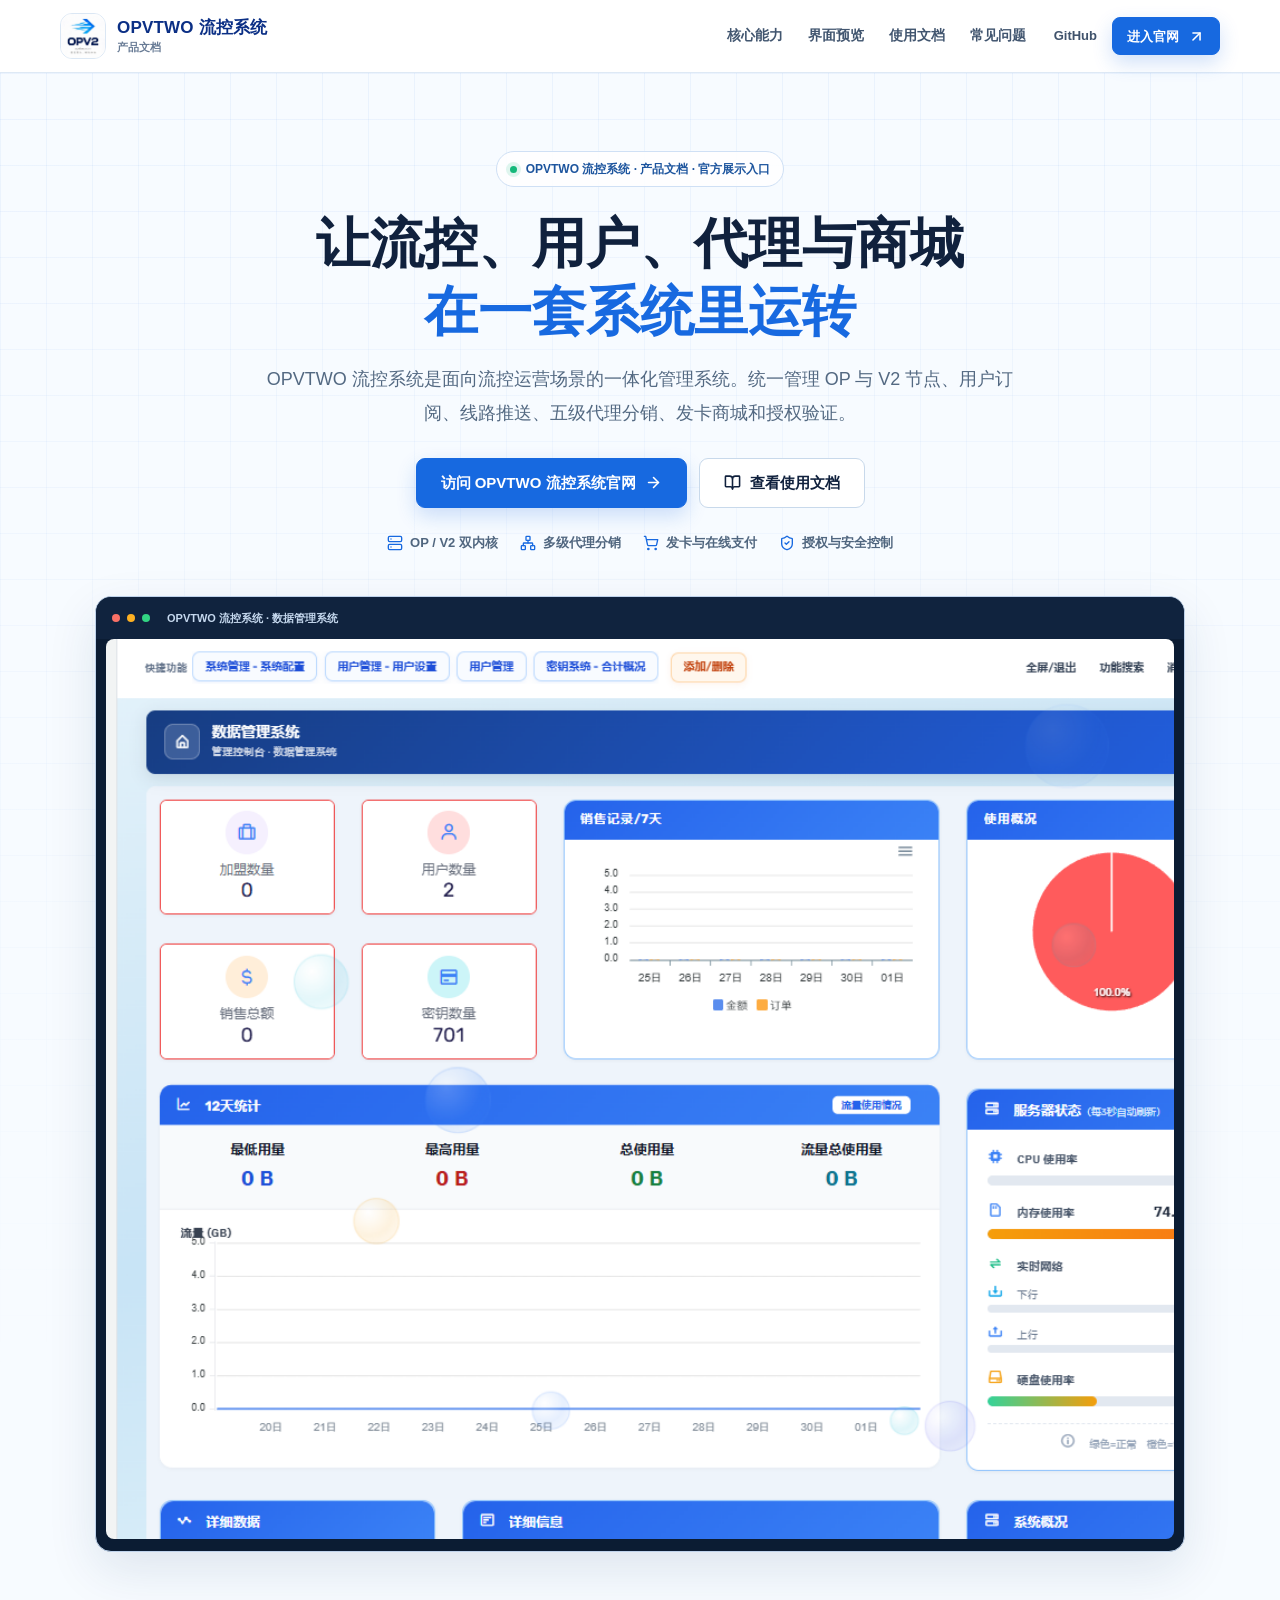
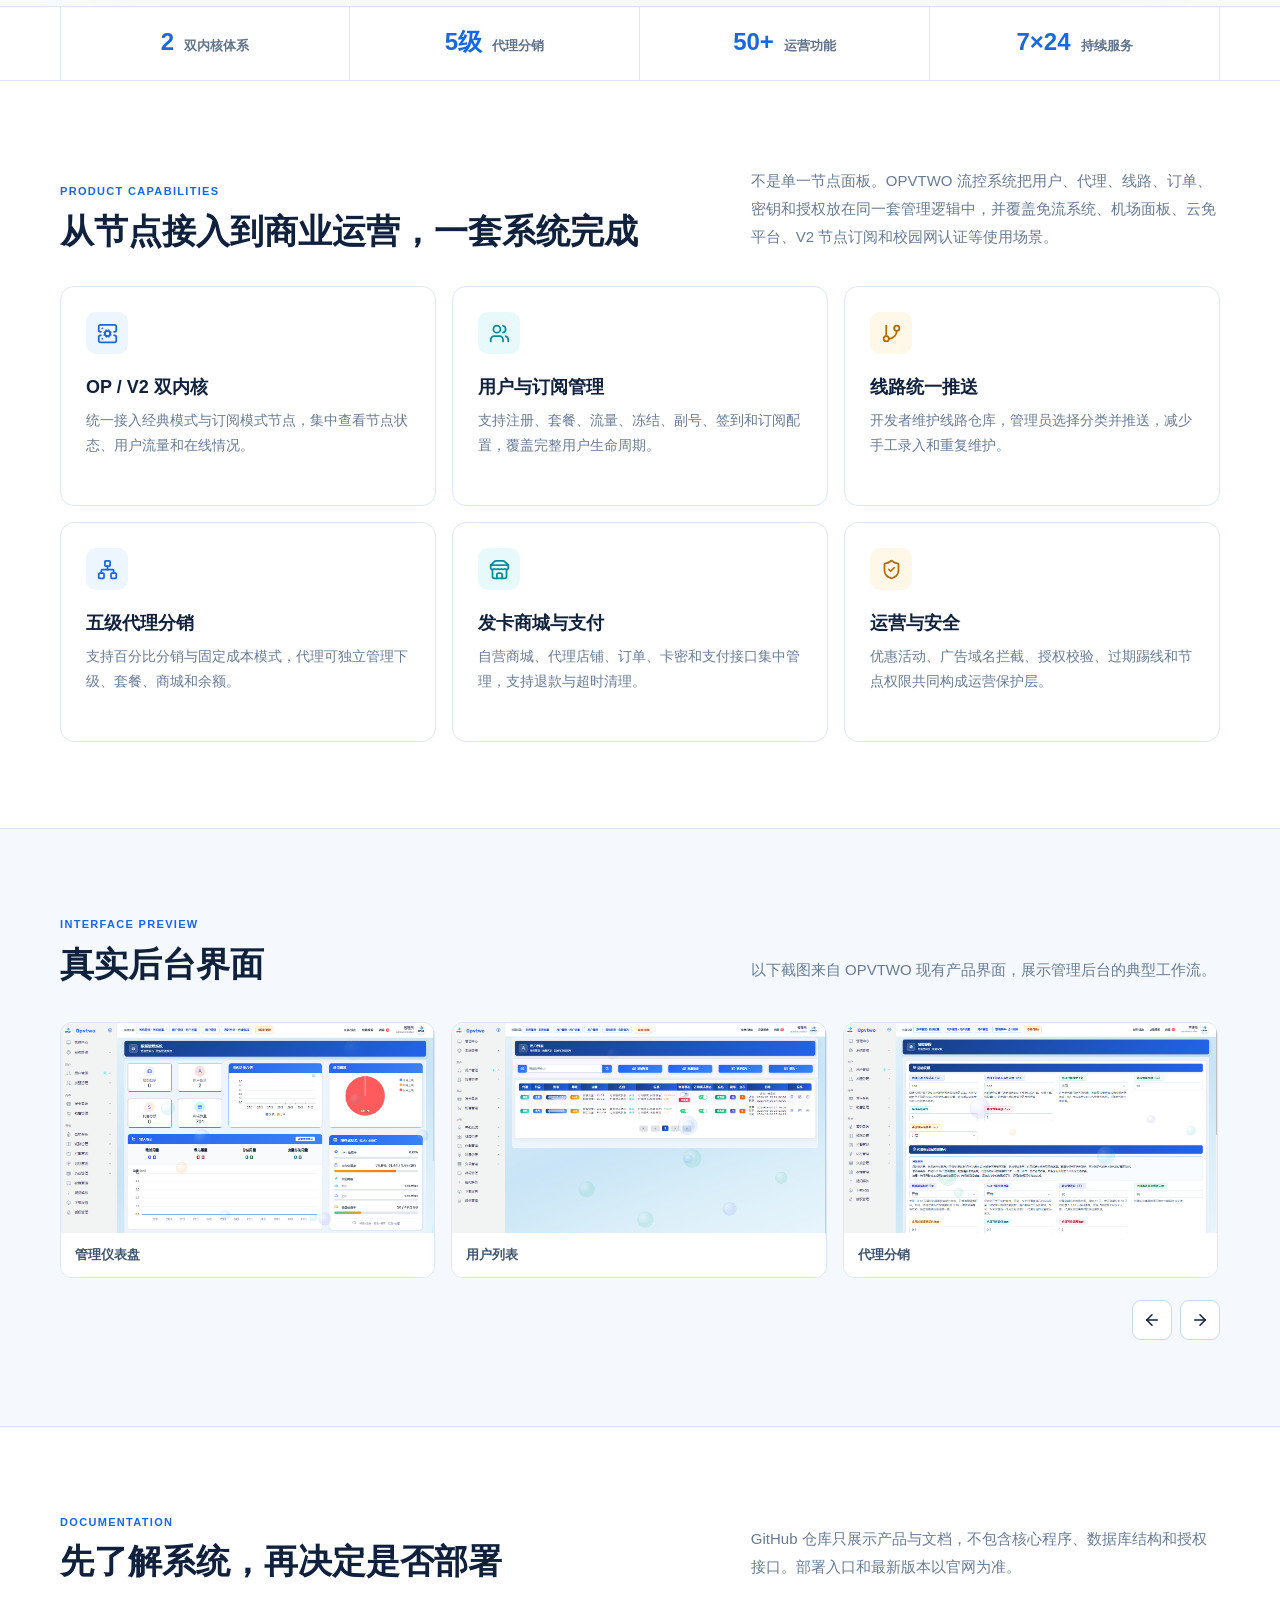
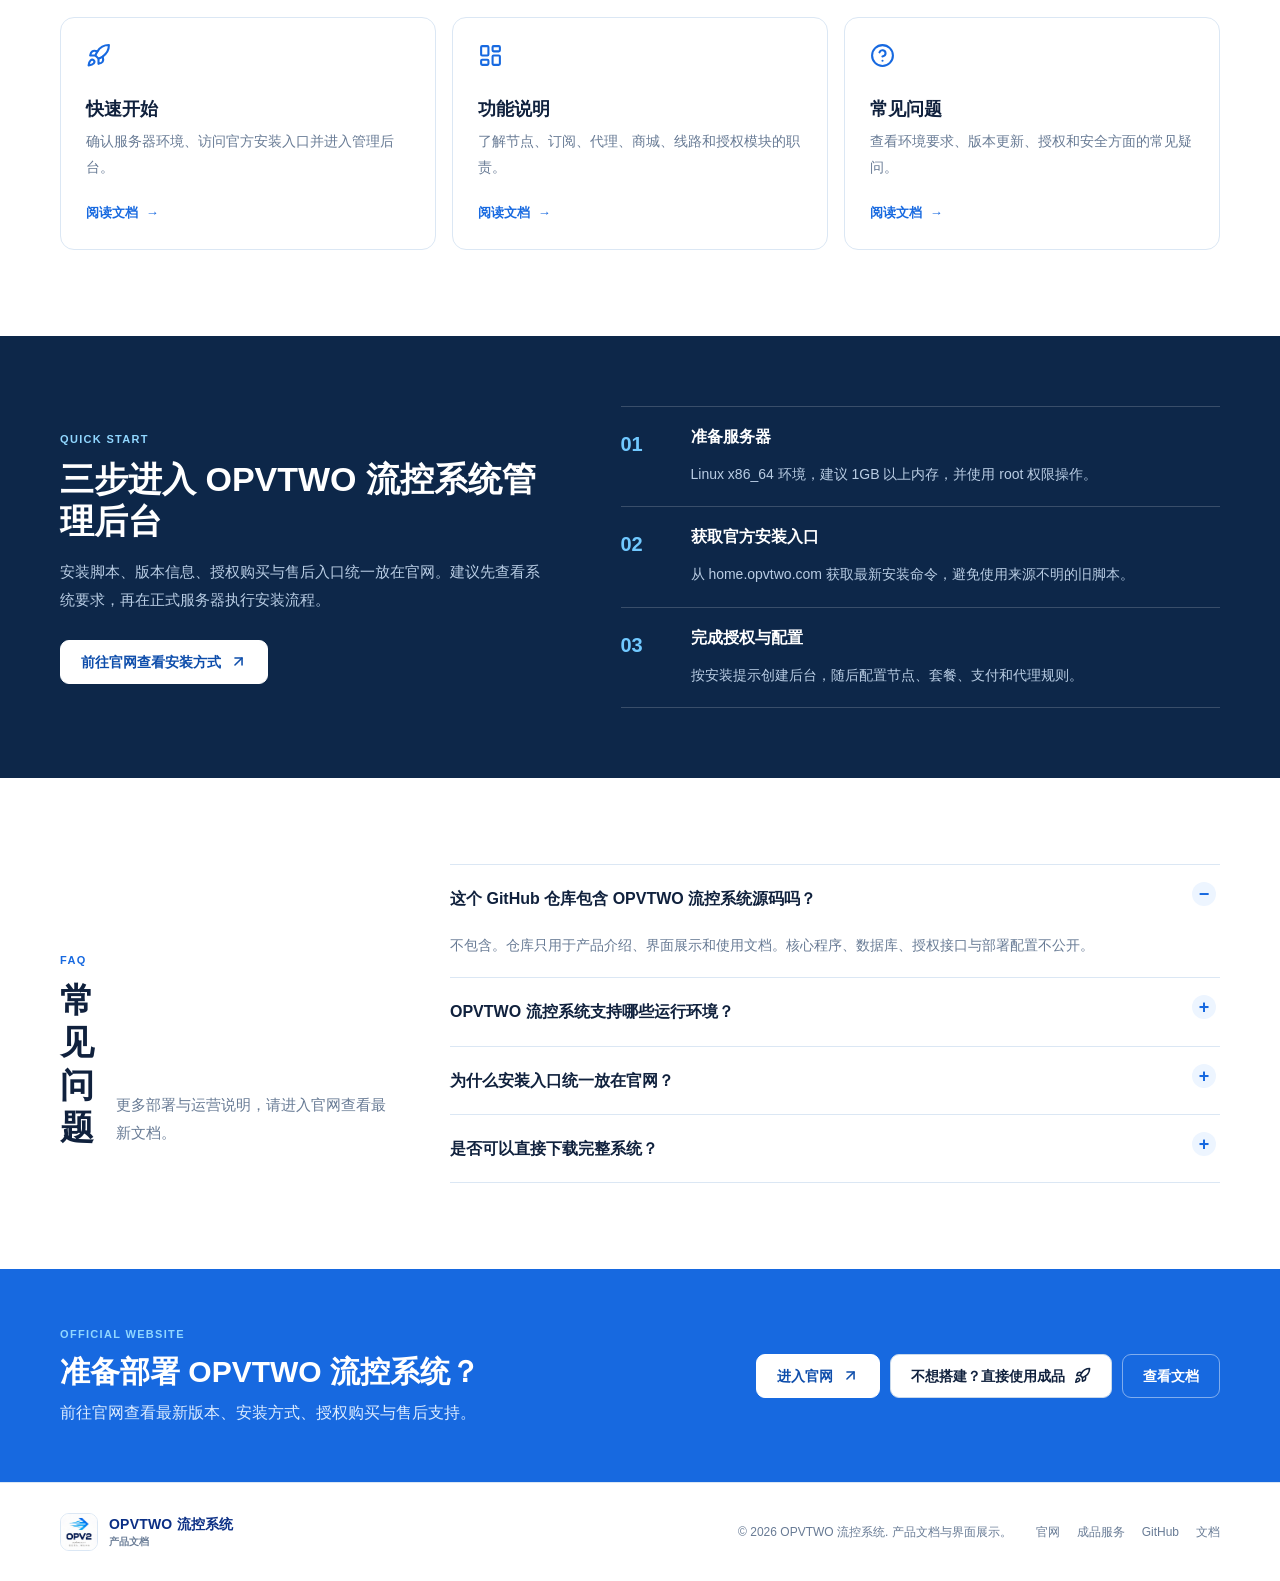
<file: index.html>
<!doctype html>
<html lang="zh-CN">
<head>
  <meta charset="utf-8">
  <meta name="viewport" content="width=device-width, initial-scale=1">
  <meta name="theme-color" content="#1769e0">
  <meta name="description" content="OPVTWO 流控系统文档与后台展示，覆盖免流系统、机场面板、云免平台、V2 节点、校园网认证、订阅管理、代理分销、发卡商城、线路推送与免搭建成品服务。">
  <meta name="keywords" content="OPVTWO,OPVTWO 流控系统,免流系统,机场面板,云免,云免平台,V2,V2 节点,校园网,校园网认证,订阅管理,流控系统,代理分销,发卡商城,成品系统,免搭建">
  <link rel="canonical" href="https://jiuchengyige-web.github.io/opvtwo-docs/">
  <meta property="og:type" content="website">
  <meta property="og:title" content="OPVTWO 流控系统｜免流系统、机场面板、云免与 V2 订阅管理">
  <meta property="og:description" content="免流系统、机场面板、云免平台、V2 节点订阅、校园网认证与流控运营文档。">
  <meta property="og:url" content="https://jiuchengyige-web.github.io/opvtwo-docs/">
  <meta property="og:image" content="https://jiuchengyige-web.github.io/opvtwo-docs/assets/images/logo.png">
  <title>OPVTWO 流控系统｜免流系统、机场面板、云免与 V2 订阅管理</title>
  <link rel="icon" href="assets/images/logo.png" type="image/png">
  <link rel="stylesheet" href="assets/css/site.css">
  <script src="assets/js/lucide.min.js" defer></script>
  <script src="assets/js/site.js" defer></script>
</head>
<body>
  <a class="skip-link" href="#main">跳到主要内容</a>
  <header class="site-header">
    <div class="header-inner">
      <a class="brand" href="index.html" aria-label="OPVTWO 流控系统文档首页">
        <span class="brand-mark"><img src="assets/images/logo.png" alt="OPVTWO 流控系统" width="46" height="46"></span>
        <span class="brand-text"><b>OPVTWO 流控系统</b><small>产品文档</small></span>
      </a>
      <button class="nav-toggle" type="button" aria-expanded="false" aria-controls="site-nav" data-nav-toggle>
        <i data-lucide="menu"></i><span>导航</span>
      </button>
      <nav class="nav-links" id="site-nav" data-nav>
        <a href="#features">核心能力</a>
        <a href="#showcase">界面预览</a>
        <a href="docs.html">使用文档</a>
        <a href="#faq">常见问题</a>
      </nav>
      <div class="header-actions">
        <a class="text-link" href="https://github.com/jiuchengyige-web/opvtwo-docs">GitHub</a>
        <a class="btn btn-primary btn-sm" href="https://home.opvtwo.com/"><span>进入官网</span><i data-lucide="arrow-up-right"></i></a>
      </div>
    </div>
  </header>

  <main id="main">
    <section class="hero">
      <div class="hero-grid-bg" aria-hidden="true"></div>
      <div class="container hero-inner">
        <div class="eyebrow"><span class="status-dot"></span>OPVTWO 流控系统 · 产品文档 · 官方展示入口</div>
        <h1>让流控、用户、代理与商城<br><span>在一套系统里运转</span></h1>
        <p class="hero-lead">OPVTWO 流控系统是面向流控运营场景的一体化管理系统。统一管理 OP 与 V2 节点、用户订阅、线路推送、五级代理分销、发卡商城和授权验证。</p>
        <div class="hero-actions">
          <a class="btn btn-primary btn-lg" href="https://home.opvtwo.com/"><span>访问 OPVTWO 流控系统官网</span><i data-lucide="arrow-right"></i></a>
          <a class="btn btn-outline btn-lg" href="docs.html"><i data-lucide="book-open"></i><span>查看使用文档</span></a>
        </div>
        <div class="hero-points" aria-label="产品关键能力">
          <span><i data-lucide="server"></i>OP / V2 双内核</span>
          <span><i data-lucide="network"></i>多级代理分销</span>
          <span><i data-lucide="shopping-cart"></i>发卡与在线支付</span>
          <span><i data-lucide="shield-check"></i>授权与安全控制</span>
        </div>

        <div class="product-stage reveal">
          <div class="window-bar"><span></span><span></span><span></span><b>OPVTWO 流控系统 · 数据管理系统</b></div>
          <a href="https://home.opvtwo.com/" aria-label="前往 OPVTWO 流控系统官网">
            <img src="assets/images/showcase-01.png" alt="OPVTWO 流控系统管理后台仪表盘截图" width="1440" height="900">
          </a>
        </div>
      </div>
    </section>

    <section class="stats-band" aria-label="产品数据概览">
      <div class="container stats-grid">
        <div><strong>2</strong><span>双内核体系</span></div>
        <div><strong>5级</strong><span>代理分销</span></div>
        <div><strong>50+</strong><span>运营功能</span></div>
        <div><strong>7×24</strong><span>持续服务</span></div>
      </div>
    </section>

    <section class="section" id="features">
      <div class="container">
        <div class="section-head">
          <div><span class="section-kicker">PRODUCT CAPABILITIES</span><h2>从节点接入到商业运营，一套系统完成</h2></div>
          <p>不是单一节点面板。OPVTWO 流控系统把用户、代理、线路、订单、密钥和授权放在同一套管理逻辑中，并覆盖免流系统、机场面板、云免平台、V2 节点订阅和校园网认证等使用场景。</p>
        </div>
        <div class="feature-grid">
          <article class="feature-card reveal"><span class="feature-icon"><i data-lucide="server-cog"></i></span><h3>OP / V2 双内核</h3><p>统一接入经典模式与订阅模式节点，集中查看节点状态、用户流量和在线情况。</p></article>
          <article class="feature-card reveal"><span class="feature-icon"><i data-lucide="users"></i></span><h3>用户与订阅管理</h3><p>支持注册、套餐、流量、冻结、副号、签到和订阅配置，覆盖完整用户生命周期。</p></article>
          <article class="feature-card reveal"><span class="feature-icon"><i data-lucide="git-branch"></i></span><h3>线路统一推送</h3><p>开发者维护线路仓库，管理员选择分类并推送，减少手工录入和重复维护。</p></article>
          <article class="feature-card reveal"><span class="feature-icon"><i data-lucide="network"></i></span><h3>五级代理分销</h3><p>支持百分比分销与固定成本模式，代理可独立管理下级、套餐、商城和余额。</p></article>
          <article class="feature-card reveal"><span class="feature-icon"><i data-lucide="store"></i></span><h3>发卡商城与支付</h3><p>自营商城、代理店铺、订单、卡密和支付接口集中管理，支持退款与超时清理。</p></article>
          <article class="feature-card reveal"><span class="feature-icon"><i data-lucide="shield-check"></i></span><h3>运营与安全</h3><p>优惠活动、广告域名拦截、授权校验、过期踢线和节点权限共同构成运营保护层。</p></article>
        </div>
      </div>
    </section>

    <section class="section section-soft" id="showcase">
      <div class="container">
        <div class="section-head compact">
          <div><span class="section-kicker">INTERFACE PREVIEW</span><h2>真实后台界面</h2></div>
          <p>以下截图来自 OPVTWO 现有产品界面，展示管理后台的典型工作流。</p>
        </div>
        <div class="gallery-shell" data-gallery>
          <div class="gallery-track" data-gallery-track>
            <figure class="shot"><img src="assets/images/showcase-01.png" alt="管理系统仪表盘" loading="lazy"><figcaption>管理仪表盘</figcaption></figure>
            <figure class="shot"><img src="assets/images/showcase-06.png" alt="用户列表管理" loading="lazy"><figcaption>用户列表</figcaption></figure>
            <figure class="shot"><img src="assets/images/showcase-08.png" alt="代理分销设置" loading="lazy"><figcaption>代理分销</figcaption></figure>
            <figure class="shot"><img src="assets/images/showcase-10.png" alt="发卡商城设置" loading="lazy"><figcaption>发卡商城</figcaption></figure>
            <figure class="shot"><img src="assets/images/showcase-13.png" alt="线路列表管理" loading="lazy"><figcaption>线路管理</figcaption></figure>
            <figure class="shot"><img src="assets/images/showcase-16.png" alt="正版授权状态" loading="lazy"><figcaption>授权管理</figcaption></figure>
          </div>
          <div class="gallery-actions"><button type="button" class="icon-btn" data-gallery-prev aria-label="上一张"><i data-lucide="arrow-left"></i></button><button type="button" class="icon-btn" data-gallery-next aria-label="下一张"><i data-lucide="arrow-right"></i></button></div>
        </div>
      </div>
    </section>

    <section class="section" id="docs">
      <div class="container">
        <div class="section-head">
          <div><span class="section-kicker">DOCUMENTATION</span><h2>先了解系统，再决定是否部署</h2></div>
          <p>GitHub 仓库只展示产品与文档，不包含核心程序、数据库结构和授权接口。部署入口和最新版本以官网为准。</p>
        </div>
        <div class="doc-grid">
          <a class="doc-card reveal" href="docs.html#quick-start"><i data-lucide="rocket"></i><h3>快速开始</h3><p>确认服务器环境、访问官方安装入口并进入管理后台。</p><span>阅读文档 <b>→</b></span></a>
          <a class="doc-card reveal" href="docs.html#features"><i data-lucide="layout-dashboard"></i><h3>功能说明</h3><p>了解节点、订阅、代理、商城、线路和授权模块的职责。</p><span>阅读文档 <b>→</b></span></a>
          <a class="doc-card reveal" href="docs.html#faq"><i data-lucide="circle-help"></i><h3>常见问题</h3><p>查看环境要求、版本更新、授权和安全方面的常见疑问。</p><span>阅读文档 <b>→</b></span></a>
        </div>
      </div>
    </section>

    <section class="quickstart-band" id="quick-start">
      <div class="container quickstart-grid">
        <div>
          <span class="section-kicker light">QUICK START</span>
          <h2>三步进入 OPVTWO 流控系统管理后台</h2>
          <p>安装脚本、版本信息、授权购买与售后入口统一放在官网。建议先查看系统要求，再在正式服务器执行安装流程。</p>
          <a class="btn btn-light" href="https://home.opvtwo.com/"><span>前往官网查看安装方式</span><i data-lucide="arrow-up-right"></i></a>
        </div>
        <div class="quick-steps">
          <div class="quick-step"><b>01</b><div><h3>准备服务器</h3><p>Linux x86_64 环境，建议 1GB 以上内存，并使用 root 权限操作。</p></div></div>
          <div class="quick-step"><b>02</b><div><h3>获取官方安装入口</h3><p>从 home.opvtwo.com 获取最新安装命令，避免使用来源不明的旧脚本。</p></div></div>
          <div class="quick-step"><b>03</b><div><h3>完成授权与配置</h3><p>按安装提示创建后台，随后配置节点、套餐、支付和代理规则。</p></div></div>
        </div>
      </div>
    </section>

    <section class="section" id="faq">
      <div class="container faq-layout">
        <div class="section-head compact">
          <div><span class="section-kicker">FAQ</span><h2>常见问题</h2></div>
          <p>更多部署与运营说明，请进入官网查看最新文档。</p>
        </div>
        <div class="faq-list">
          <details open><summary>这个 GitHub 仓库包含 OPVTWO 流控系统源码吗？</summary><p>不包含。仓库只用于产品介绍、界面展示和使用文档。核心程序、数据库、授权接口与部署配置不公开。</p></details>
          <details><summary>OPVTWO 流控系统支持哪些运行环境？</summary><p>建议使用 Linux x86_64 服务器，并以 root 权限按官方流程安装。实际版本要求以官网最新说明为准。</p></details>
          <details><summary>为什么安装入口统一放在官网？</summary><p>官网可以及时更新安装命令、版本说明、授权政策和售后联系方式，避免旧教程造成部署错误。</p></details>
          <details><summary>是否可以直接下载完整系统？</summary><p>完整系统涉及授权与商业交付，请通过官网了解正版授权和交付方式，不要使用来源不明的安装包。</p></details>
        </div>
      </div>
    </section>

    <section class="cta-band">
      <div class="container cta-inner">
        <div><span class="section-kicker light">OFFICIAL WEBSITE</span><h2>准备部署 OPVTWO 流控系统？</h2><p>前往官网查看最新版本、安装方式、授权购买与售后支持。</p></div>
        <div class="cta-actions"><a class="btn btn-light" href="https://home.opvtwo.com/"><span>进入官网</span><i data-lucide="arrow-up-right"></i></a><a class="btn btn-outline" href="https://fast.opvtwo.com/" target="_blank" rel="noopener noreferrer"><span>不想搭建？直接使用成品</span><i data-lucide="rocket"></i></a><a class="btn btn-ghost-light" href="docs.html">查看文档</a></div>
      </div>
    </section>
  </main>

  <footer class="site-footer">
    <div class="container footer-inner">
      <a class="brand footer-brand" href="index.html"><span class="brand-mark"><img src="assets/images/logo.png" alt="OPVTWO 流控系统" width="36" height="36"></span><span class="brand-text"><b>OPVTWO 流控系统</b><small>产品文档</small></span></a>
      <p>© <span data-year>2026</span> OPVTWO 流控系统. 产品文档与界面展示。</p>
      <div class="footer-links"><a href="https://home.opvtwo.com/">官网</a><a href="https://fast.opvtwo.com/">成品服务</a><a href="https://github.com/jiuchengyige-web/opvtwo-docs">GitHub</a><a href="docs.html">文档</a></div>
    </div>
  </footer>
</body>
</html>
</file>
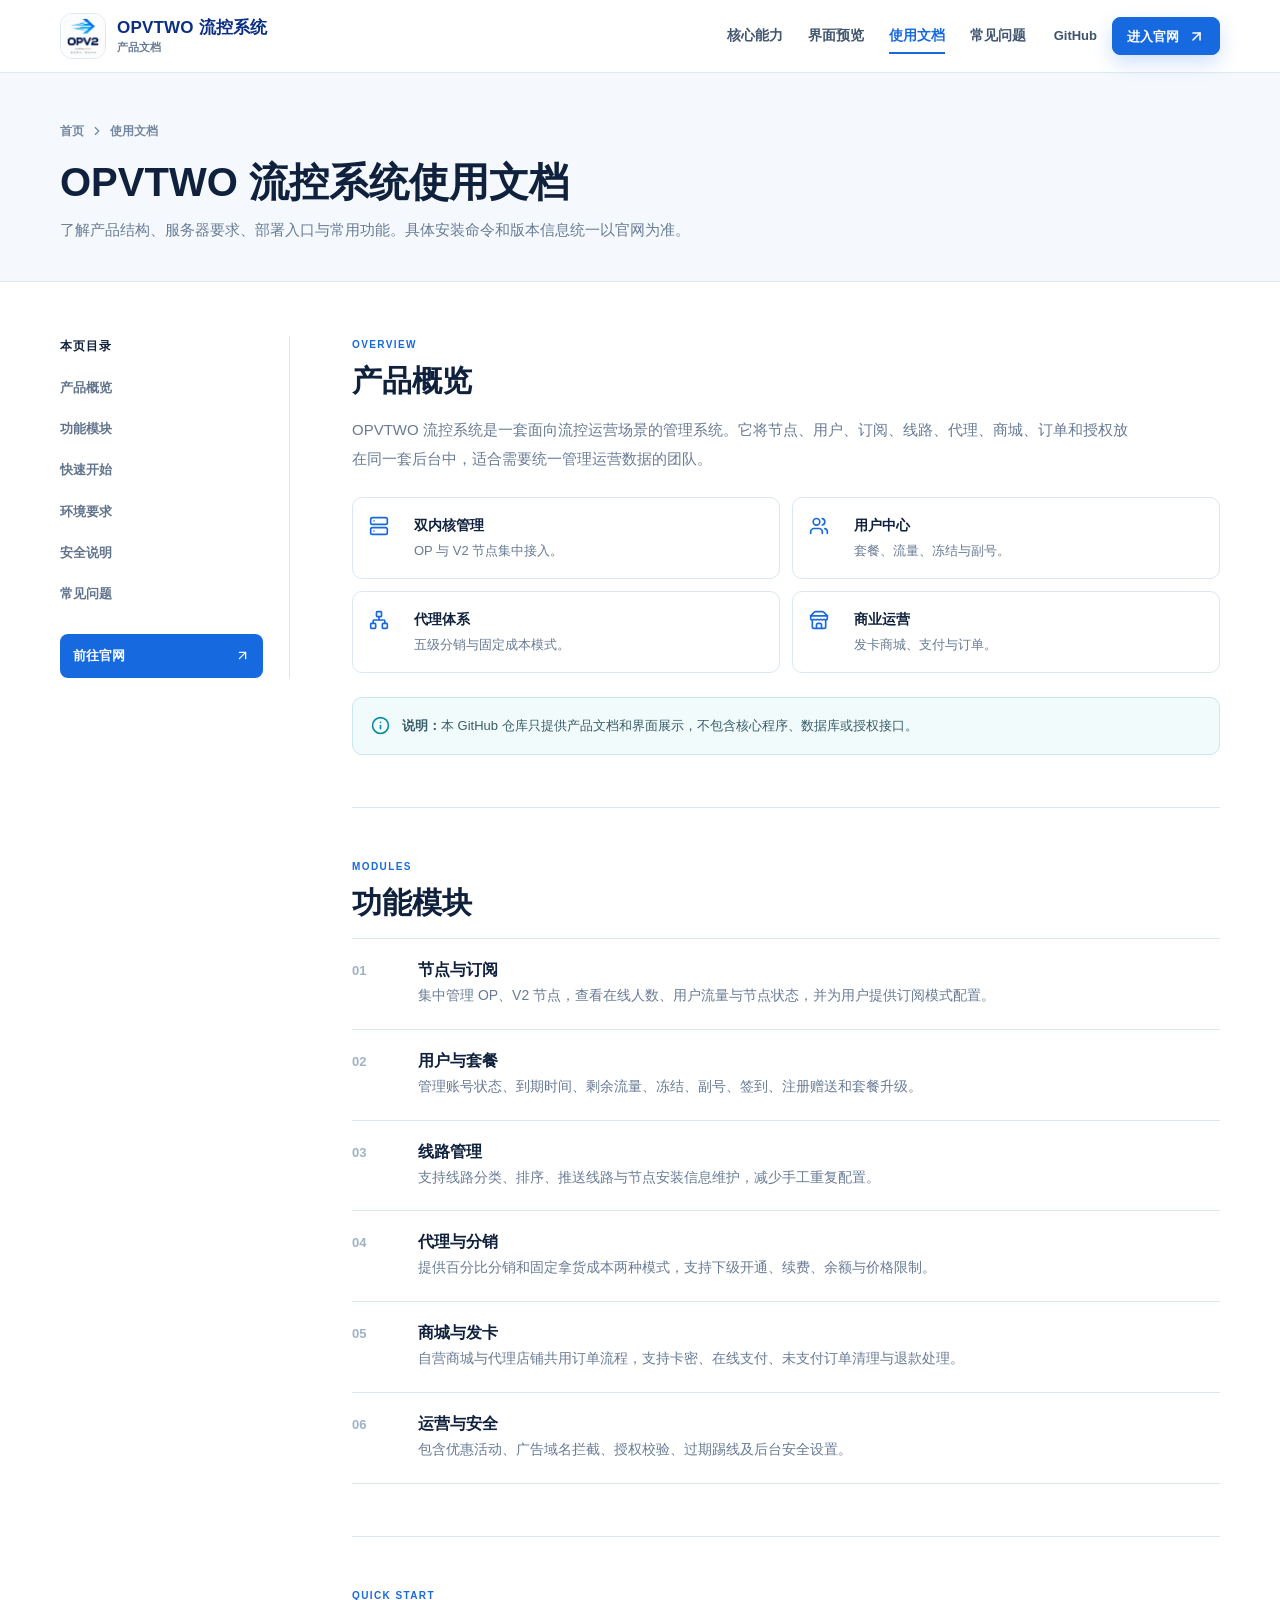
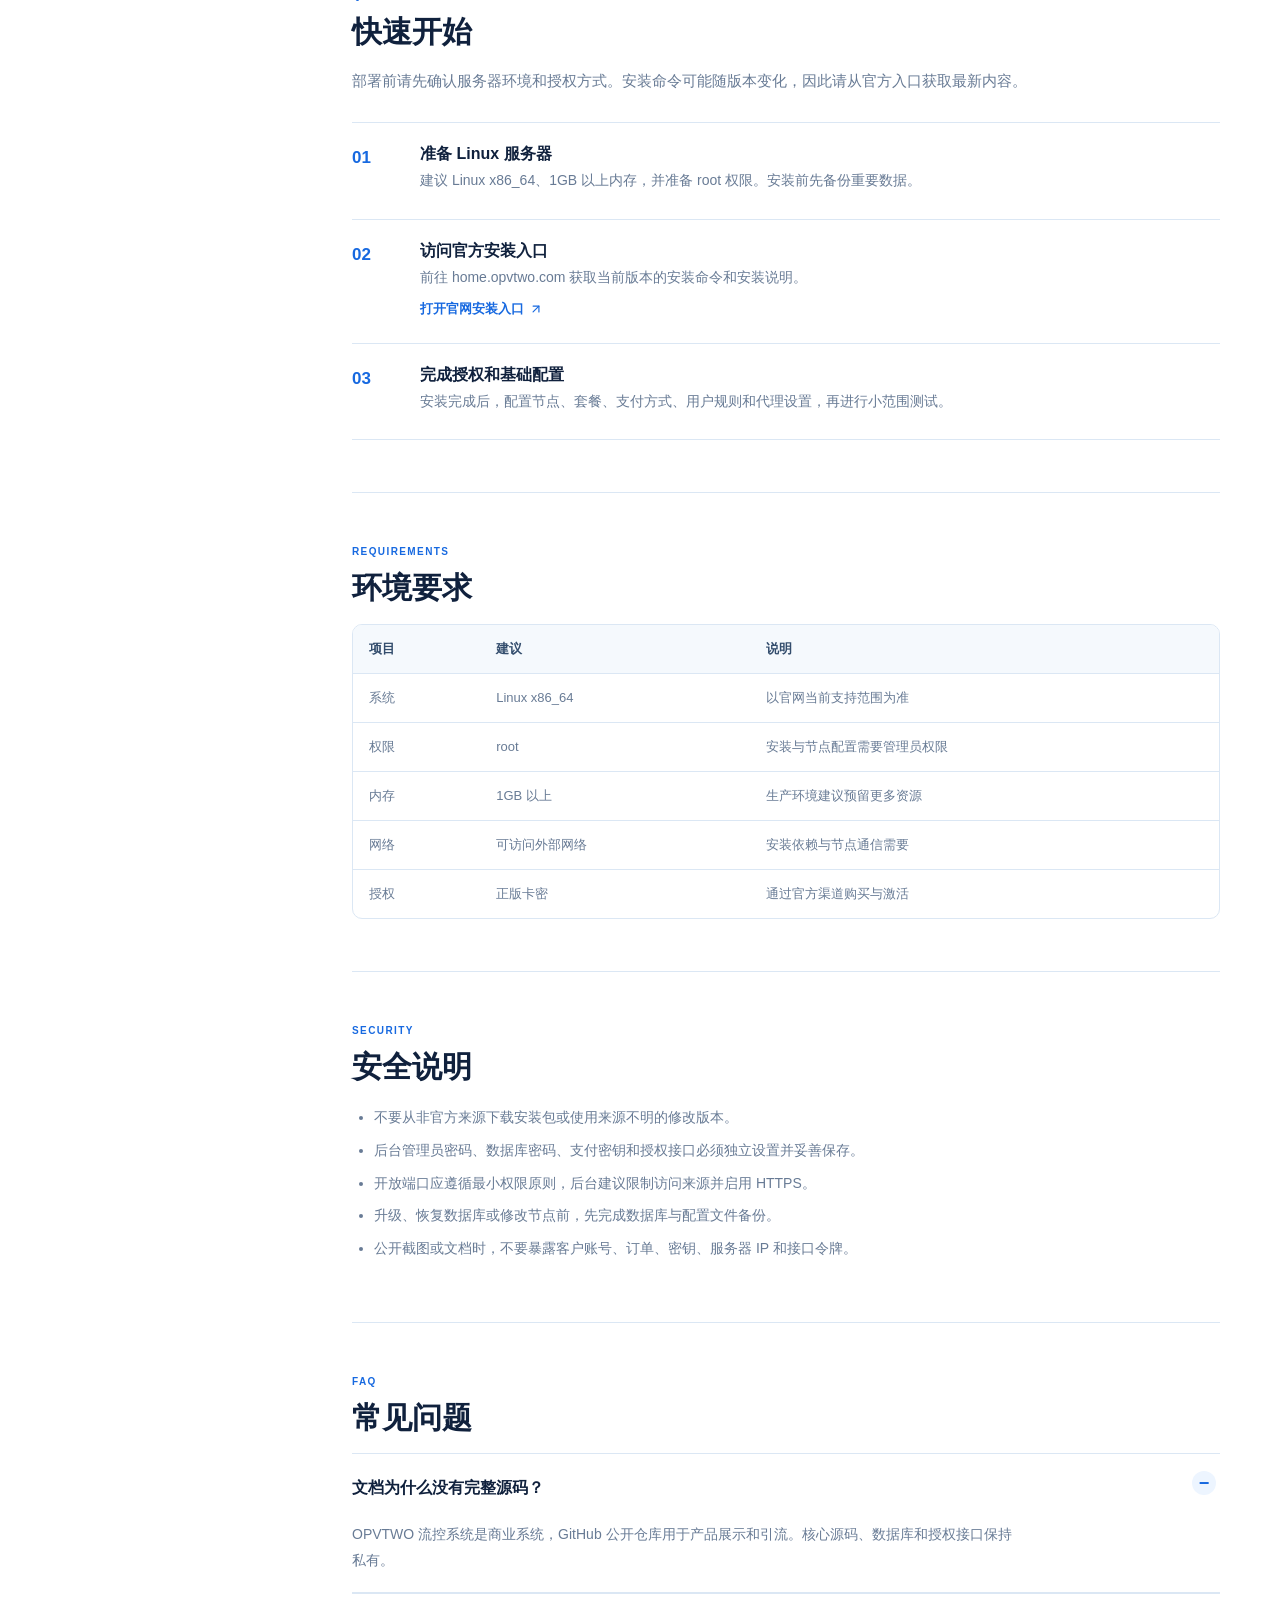
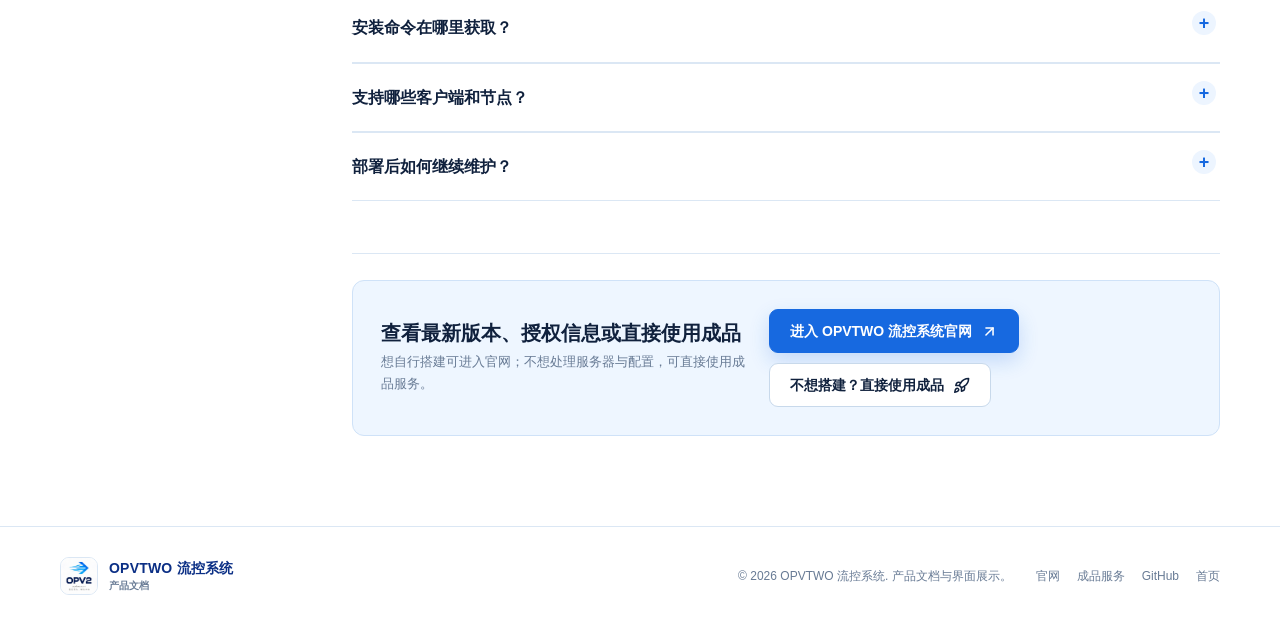
<file: docs.html>
<!doctype html>
<html lang="zh-CN">
<head>
  <meta charset="utf-8">
  <meta name="viewport" content="width=device-width, initial-scale=1">
  <meta name="theme-color" content="#1769e0">
  <meta name="description" content="OPVTWO 流控系统使用文档，包含免流系统、机场面板、云免平台、V2 节点、校园网认证、订阅管理、快速开始、环境要求、常见问题与免搭建成品服务。">
  <meta name="keywords" content="OPVTWO 文档,免流系统,机场面板,云免,云免平台,V2 节点,校园网,校园网认证,流控系统文档,订阅管理,成品系统,免搭建">
  <link rel="canonical" href="https://jiuchengyige-web.github.io/opvtwo-docs/docs.html">
  <meta property="og:type" content="article">
  <meta property="og:title" content="OPVTWO 流控系统使用文档">
  <meta property="og:description" content="免流系统、机场面板、云免平台、V2 节点订阅、校园网认证与流控运营文档。">
  <meta property="og:url" content="https://jiuchengyige-web.github.io/opvtwo-docs/docs.html">
  <meta property="og:image" content="https://jiuchengyige-web.github.io/opvtwo-docs/assets/images/logo.png">
  <title>OPVTWO 流控系统使用文档｜免流、机场面板、云免与 V2</title>
  <link rel="icon" href="assets/images/logo.png" type="image/png">
  <link rel="stylesheet" href="assets/css/site.css">
  <script src="assets/js/lucide.min.js" defer></script>
  <script src="assets/js/site.js" defer></script>
</head>
<body class="docs-page">
  <a class="skip-link" href="#doc-content">跳到主要内容</a>
  <header class="site-header">
    <div class="header-inner">
      <a class="brand" href="index.html" aria-label="OPVTWO 流控系统文档首页"><span class="brand-mark"><img src="assets/images/logo.png" alt="OPVTWO 流控系统" width="46" height="46"></span><span class="brand-text"><b>OPVTWO 流控系统</b><small>产品文档</small></span></a>
      <button class="nav-toggle" type="button" aria-expanded="false" aria-controls="site-nav" data-nav-toggle><i data-lucide="menu"></i><span>导航</span></button>
      <nav class="nav-links" id="site-nav" data-nav><a href="index.html#features">核心能力</a><a href="index.html#showcase">界面预览</a><a class="active" href="docs.html">使用文档</a><a href="#faq">常见问题</a></nav>
      <div class="header-actions"><a class="text-link" href="https://github.com/jiuchengyige-web/opvtwo-docs">GitHub</a><a class="btn btn-primary btn-sm" href="https://home.opvtwo.com/"><span>进入官网</span><i data-lucide="arrow-up-right"></i></a></div>
    </div>
  </header>

  <div class="docs-hero">
    <div class="container">
      <div class="breadcrumb"><a href="index.html">首页</a><i data-lucide="chevron-right"></i><span>使用文档</span></div>
      <h1>OPVTWO 流控系统使用文档</h1>
      <p>了解产品结构、服务器要求、部署入口与常用功能。具体安装命令和版本信息统一以官网为准。</p>
    </div>
  </div>

  <div class="container docs-shell">
    <aside class="docs-sidebar">
      <b>本页目录</b>
      <a href="#overview">产品概览</a>
      <a href="#features">功能模块</a>
      <a href="#quick-start">快速开始</a>
      <a href="#requirements">环境要求</a>
      <a href="#security">安全说明</a>
      <a href="#faq">常见问题</a>
      <a class="sidebar-cta" href="https://home.opvtwo.com/">前往官网 <i data-lucide="arrow-up-right"></i></a>
    </aside>

    <main class="docs-content" id="doc-content">
      <section id="overview" class="doc-section">
        <span class="doc-label">OVERVIEW</span>
        <h2>产品概览</h2>
        <p>OPVTWO 流控系统是一套面向流控运营场景的管理系统。它将节点、用户、订阅、线路、代理、商城、订单和授权放在同一套后台中，适合需要统一管理运营数据的团队。</p>
        <div class="info-grid">
          <div><i data-lucide="server"></i><b>双内核管理</b><span>OP 与 V2 节点集中接入。</span></div>
          <div><i data-lucide="users"></i><b>用户中心</b><span>套餐、流量、冻结与副号。</span></div>
          <div><i data-lucide="network"></i><b>代理体系</b><span>五级分销与固定成本模式。</span></div>
          <div><i data-lucide="store"></i><b>商业运营</b><span>发卡商城、支付与订单。</span></div>
        </div>
        <div class="doc-callout"><i data-lucide="info"></i><p><b>说明：</b>本 GitHub 仓库只提供产品文档和界面展示，不包含核心程序、数据库或授权接口。</p></div>
      </section>

      <section id="features" class="doc-section">
        <span class="doc-label">MODULES</span>
        <h2>功能模块</h2>
        <div class="module-list">
          <article><span>01</span><div><h3>节点与订阅</h3><p>集中管理 OP、V2 节点，查看在线人数、用户流量与节点状态，并为用户提供订阅模式配置。</p></div></article>
          <article><span>02</span><div><h3>用户与套餐</h3><p>管理账号状态、到期时间、剩余流量、冻结、副号、签到、注册赠送和套餐升级。</p></div></article>
          <article><span>03</span><div><h3>线路管理</h3><p>支持线路分类、排序、推送线路与节点安装信息维护，减少手工重复配置。</p></div></article>
          <article><span>04</span><div><h3>代理与分销</h3><p>提供百分比分销和固定拿货成本两种模式，支持下级开通、续费、余额与价格限制。</p></div></article>
          <article><span>05</span><div><h3>商城与发卡</h3><p>自营商城与代理店铺共用订单流程，支持卡密、在线支付、未支付订单清理与退款处理。</p></div></article>
          <article><span>06</span><div><h3>运营与安全</h3><p>包含优惠活动、广告域名拦截、授权校验、过期踢线及后台安全设置。</p></div></article>
        </div>
      </section>

      <section id="quick-start" class="doc-section">
        <span class="doc-label">QUICK START</span>
        <h2>快速开始</h2>
        <p>部署前请先确认服务器环境和授权方式。安装命令可能随版本变化，因此请从官方入口获取最新内容。</p>
        <ol class="steps-list">
          <li><b>01</b><div><h3>准备 Linux 服务器</h3><p>建议 Linux x86_64、1GB 以上内存，并准备 root 权限。安装前先备份重要数据。</p></div></li>
          <li><b>02</b><div><h3>访问官方安装入口</h3><p>前往 home.opvtwo.com 获取当前版本的安装命令和安装说明。</p><a href="https://home.opvtwo.com/">打开官网安装入口 <i data-lucide="arrow-up-right"></i></a></div></li>
          <li><b>03</b><div><h3>完成授权和基础配置</h3><p>安装完成后，配置节点、套餐、支付方式、用户规则和代理设置，再进行小范围测试。</p></div></li>
        </ol>
      </section>

      <section id="requirements" class="doc-section">
        <span class="doc-label">REQUIREMENTS</span>
        <h2>环境要求</h2>
        <div class="table-wrap"><table><thead><tr><th>项目</th><th>建议</th><th>说明</th></tr></thead><tbody><tr><td>系统</td><td>Linux x86_64</td><td>以官网当前支持范围为准</td></tr><tr><td>权限</td><td>root</td><td>安装与节点配置需要管理员权限</td></tr><tr><td>内存</td><td>1GB 以上</td><td>生产环境建议预留更多资源</td></tr><tr><td>网络</td><td>可访问外部网络</td><td>安装依赖与节点通信需要</td></tr><tr><td>授权</td><td>正版卡密</td><td>通过官方渠道购买与激活</td></tr></tbody></table></div>
      </section>

      <section id="security" class="doc-section">
        <span class="doc-label">SECURITY</span>
        <h2>安全说明</h2>
        <ul class="doc-list"><li>不要从非官方来源下载安装包或使用来源不明的修改版本。</li><li>后台管理员密码、数据库密码、支付密钥和授权接口必须独立设置并妥善保存。</li><li>开放端口应遵循最小权限原则，后台建议限制访问来源并启用 HTTPS。</li><li>升级、恢复数据库或修改节点前，先完成数据库与配置文件备份。</li><li>公开截图或文档时，不要暴露客户账号、订单、密钥、服务器 IP 和接口令牌。</li></ul>
      </section>

      <section id="faq" class="doc-section">
        <span class="doc-label">FAQ</span>
        <h2>常见问题</h2>
        <details open><summary>文档为什么没有完整源码？</summary><p>OPVTWO 流控系统是商业系统，GitHub 公开仓库用于产品展示和引流。核心源码、数据库和授权接口保持私有。</p></details>
        <details><summary>安装命令在哪里获取？</summary><p>统一从 home.opvtwo.com 获取，官网会同步最新版本、授权与售后信息。</p></details>
        <details><summary>支持哪些客户端和节点？</summary><p>产品涉及 OP 与 V2 两套体系。具体协议、节点和客户端支持范围以当前版本和官网说明为准。</p></details>
        <details><summary>部署后如何继续维护？</summary><p>关注官网更新说明，升级前备份数据库和配置文件，并对关键功能进行回归测试。</p></details>
      </section>

      <div class="docs-end-cta"><div><h2>查看最新版本、授权信息或直接使用成品</h2><p>想自行搭建可进入官网；不想处理服务器与配置，可直接使用成品服务。</p></div><div class="cta-actions"><a class="btn btn-primary" href="https://home.opvtwo.com/"><span>进入 OPVTWO 流控系统官网</span><i data-lucide="arrow-up-right"></i></a><a class="btn btn-outline" href="https://fast.opvtwo.com/" target="_blank" rel="noopener noreferrer"><span>不想搭建？直接使用成品</span><i data-lucide="rocket"></i></a></div></div>
    </main>
  </div>

  <footer class="site-footer"><div class="container footer-inner"><a class="brand footer-brand" href="index.html"><span class="brand-mark"><img src="assets/images/logo.png" alt="OPVTWO 流控系统" width="36" height="36"></span><span class="brand-text"><b>OPVTWO 流控系统</b><small>产品文档</small></span></a><p>© <span data-year>2026</span> OPVTWO 流控系统. 产品文档与界面展示。</p><div class="footer-links"><a href="https://home.opvtwo.com/">官网</a><a href="https://fast.opvtwo.com/">成品服务</a><a href="https://github.com/jiuchengyige-web/opvtwo-docs">GitHub</a><a href="index.html">首页</a></div></div></footer>
</body>
</html>
</file>
<file: assets/css/site.css>
:root {
  --ink: #10213d;
  --ink-2: #233d61;
  --muted: #687b95;
  --muted-2: #8a9ab0;
  --blue: #1769e0;
  --blue-deep: #0c4fbd;
  --cyan: #08a7c7;
  --cyan-soft: #e8f8fb;
  --amber: #f59e0b;
  --amber-soft: #fff7e8;
  --surface: #ffffff;
  --surface-soft: #f3f8fd;
  --line: #dbe7f4;
  --line-strong: #c8d9eb;
  --shadow: 0 18px 50px rgba(20, 55, 98, 0.11);
  --radius: 14px;
  --radius-sm: 10px;
  --container: 1160px;
}

* { box-sizing: border-box; }
html { scroll-behavior: smooth; }
body {
  margin: 0;
  color: var(--ink);
  background: var(--surface);
  font-family: -apple-system, BlinkMacSystemFont, "Segoe UI", "Microsoft YaHei", "PingFang SC", sans-serif;
  font-size: 16px;
  line-height: 1.7;
  letter-spacing: 0;
  -webkit-font-smoothing: antialiased;
}
body.nav-open { overflow: hidden; }
a { color: inherit; text-decoration: none; }
img { display: block; max-width: 100%; }
button, input, textarea { font: inherit; letter-spacing: 0; }
button { color: inherit; }
h1, h2, h3, p { margin-top: 0; }
h1, h2, h3 { line-height: 1.25; }
p { color: var(--muted); }
.container { width: min(calc(100% - 40px), var(--container)); margin: 0 auto; }
.skip-link { position: fixed; top: -60px; left: 16px; z-index: 1000; padding: 10px 16px; border-radius: 8px; color: #fff; background: var(--ink); transition: top .2s ease; }
.skip-link:focus { top: 12px; }

.site-header { position: sticky; top: 0; z-index: 50; background: rgba(255,255,255,.94); border-bottom: 1px solid rgba(219,231,244,.9); backdrop-filter: blur(14px); }
.header-inner { width: min(calc(100% - 40px), var(--container)); height: 72px; margin: 0 auto; display: flex; align-items: center; gap: 28px; }
.brand { display: inline-flex; align-items: center; gap: 11px; flex: 0 0 auto; }
.brand-mark { width: 46px; height: 46px; display: grid; place-items: center; border: 1px solid var(--line); border-radius: 12px; background: #fff; overflow: hidden; }
.brand-mark img { width: 44px; height: 44px; object-fit: contain; }
.brand-text { display: flex; flex-direction: column; line-height: 1.05; }
.brand-text b { font-size: 17px; color: #0b2f85; letter-spacing: .2px; }
.brand-text small { margin-top: 5px; font-size: 11px; color: var(--muted); font-weight: 700; }
.nav-links { display: flex; align-items: center; gap: 25px; margin-left: auto; }
.nav-links a { position: relative; padding: 8px 0; color: #41556f; font-size: 14px; font-weight: 700; }
.nav-links a::after { content: ""; position: absolute; right: 0; bottom: 2px; left: 0; height: 2px; background: var(--blue); transform: scaleX(0); transform-origin: center; transition: transform .2s ease; }
.nav-links a:hover, .nav-links a.active { color: var(--blue); }
.nav-links a:hover::after, .nav-links a.active::after { transform: scaleX(1); }
.header-actions { display: flex; align-items: center; gap: 15px; }
.text-link { color: #40536c; font-size: 13px; font-weight: 800; }
.text-link:hover { color: var(--blue); }
.nav-toggle { display: none; width: 42px; height: 42px; border: 1px solid var(--line); border-radius: 9px; color: var(--ink); background: #fff; place-items: center; }
.nav-toggle span { display: none; }

.btn { display: inline-flex; align-items: center; justify-content: center; gap: 9px; min-height: 44px; padding: 0 20px; border: 1px solid transparent; border-radius: 9px; font-size: 14px; font-weight: 800; line-height: 1; white-space: nowrap; cursor: pointer; transition: background .2s ease, border-color .2s ease, color .2s ease, transform .2s ease; }
.btn:hover { transform: translateY(-1px); }
.btn svg { width: 17px; height: 17px; stroke-width: 2.2; }
.btn-primary { color: #fff; background: var(--blue); border-color: var(--blue); box-shadow: 0 8px 20px rgba(23,105,224,.2); }
.btn-primary:hover { background: var(--blue-deep); border-color: var(--blue-deep); }
.btn-outline { color: var(--ink); background: #fff; border-color: var(--line-strong); }
.btn-outline:hover { color: var(--blue); border-color: var(--blue); }
.btn-light { color: #0d4dab; background: #fff; border-color: #fff; }
.btn-light:hover { background: #eff7ff; }
.btn-ghost-light { color: #fff; background: transparent; border-color: rgba(255,255,255,.45); }
.btn-ghost-light:hover { background: rgba(255,255,255,.1); border-color: #fff; }
.btn-sm { min-height: 38px; padding: 0 14px; font-size: 13px; border-radius: 8px; }
.btn-lg { min-height: 50px; padding: 0 24px; font-size: 15px; }

.hero { position: relative; overflow: hidden; padding: 78px 0 54px; background: #f7fbff; border-bottom: 1px solid var(--line); }
.hero-grid-bg { position: absolute; inset: 0; pointer-events: none; background-image: linear-gradient(rgba(23,105,224,.055) 1px, transparent 1px), linear-gradient(90deg, rgba(23,105,224,.055) 1px, transparent 1px); background-size: 46px 46px; mask-image: linear-gradient(to bottom, #000 0%, transparent 86%); }
.hero-inner { position: relative; z-index: 1; display: flex; flex-direction: column; align-items: center; text-align: center; }
.eyebrow { display: inline-flex; align-items: center; gap: 9px; padding: 7px 13px; border: 1px solid #cfe0f5; border-radius: 999px; color: #1d559e; background: rgba(255,255,255,.88); font-size: 12px; font-weight: 800; }
.status-dot { width: 7px; height: 7px; border-radius: 50%; background: #15b87a; box-shadow: 0 0 0 4px rgba(21,184,122,.13); }
.hero h1 { max-width: 880px; margin: 23px auto 18px; font-size: 54px; font-weight: 850; color: #10213d; }
.hero h1 span { color: var(--blue); }
.hero-lead { max-width: 780px; margin-bottom: 28px; font-size: 18px; line-height: 1.85; color: #536982; }
.hero-actions { display: flex; align-items: center; justify-content: center; gap: 12px; flex-wrap: wrap; }
.hero-points { display: flex; flex-wrap: wrap; justify-content: center; gap: 9px 22px; margin-top: 24px; color: #50667f; font-size: 13px; font-weight: 700; }
.hero-points span { display: inline-flex; align-items: center; gap: 7px; }
.hero-points svg { width: 16px; height: 16px; color: var(--blue); }
.product-stage { width: min(100%, 1090px); margin-top: 42px; padding: 0 0 12px; border: 1px solid #bfd3eb; border-radius: 16px; background: #0b1c33; box-shadow: var(--shadow); overflow: hidden; }
.window-bar { height: 42px; display: flex; align-items: center; gap: 7px; padding: 0 16px; color: #c5d8ee; background: #10233e; }
.window-bar span { width: 8px; height: 8px; border-radius: 50%; background: #4f6d91; }
.window-bar span:first-child { background: #f97066; }
.window-bar span:nth-child(2) { background: #fdb022; }
.window-bar span:nth-child(3) { background: #32d583; }
.window-bar b { margin-left: 10px; font-size: 11px; font-weight: 700; }
.product-stage a { display: block; padding: 0 10px; }
.product-stage img { width: 100%; aspect-ratio: 16 / 9; object-fit: cover; object-position: top; border-radius: 8px; }

.stats-band { background: #fff; border-bottom: 1px solid var(--line); }
.stats-grid { display: grid; grid-template-columns: repeat(4, 1fr); }
.stats-grid > div { display: flex; align-items: baseline; justify-content: center; gap: 10px; padding: 23px 14px; border-right: 1px solid var(--line); }
.stats-grid > div:first-child { border-left: 1px solid var(--line); }
.stats-grid strong { color: var(--blue); font-size: 24px; line-height: 1; }
.stats-grid span { color: #60738b; font-size: 13px; font-weight: 700; }

.section { padding: 86px 0; }
.section-soft { background: #f5f9fd; border-top: 1px solid var(--line); border-bottom: 1px solid var(--line); }
.section-head { display: grid; grid-template-columns: minmax(0, 1.15fr) minmax(280px, .85fr); gap: 56px; align-items: end; margin-bottom: 34px; }
.section-head.compact { align-items: end; }
.section-kicker { display: block; margin-bottom: 9px; color: var(--blue); font-size: 11px; font-weight: 850; letter-spacing: .12em; }
.section-kicker.light { color: #91d7ff; }
.section-head h2, .quickstart-band h2, .cta-band h2, .docs-hero h1, .doc-section h2, .docs-end-cta h2 { margin-bottom: 0; color: var(--ink); font-size: 34px; font-weight: 850; }
.section-head p { margin-bottom: 2px; font-size: 15px; line-height: 1.85; }
.feature-grid { display: grid; grid-template-columns: repeat(3, 1fr); gap: 16px; }
.feature-card { min-height: 220px; padding: 25px; border: 1px solid var(--line); border-radius: var(--radius); background: #fff; transition: border-color .2s ease, transform .2s ease, box-shadow .2s ease; }
.feature-card:hover { transform: translateY(-3px); border-color: #a9c8ed; box-shadow: 0 14px 35px rgba(20,55,98,.08); }
.feature-icon { display: grid; place-items: center; width: 42px; height: 42px; margin-bottom: 22px; border-radius: 10px; color: var(--blue); background: #edf5ff; }
.feature-icon svg { width: 21px; height: 21px; }
.feature-card:nth-child(3n+2) .feature-icon { color: #068a9f; background: #e8f9fb; }
.feature-card:nth-child(3n) .feature-icon { color: #b46b00; background: var(--amber-soft); }
.feature-card h3, .doc-card h3 { margin-bottom: 9px; font-size: 18px; font-weight: 800; }
.feature-card p, .doc-card p { margin-bottom: 0; font-size: 14px; line-height: 1.8; }
.feature-icon-card { display: none; }

.gallery-shell { position: relative; }
.gallery-track { display: flex; gap: 16px; overflow-x: auto; scroll-snap-type: x mandatory; scrollbar-width: none; padding: 2px 1px 14px; }
.gallery-track::-webkit-scrollbar { display: none; }
.shot { flex: 0 0 calc((100% - 32px) / 3); margin: 0; scroll-snap-align: start; border: 1px solid var(--line); border-radius: 12px; overflow: hidden; background: #fff; }
.shot img { width: 100%; aspect-ratio: 16 / 9; object-fit: cover; object-position: top; }
.shot figcaption { padding: 11px 14px; color: #40556f; font-size: 13px; font-weight: 750; background: #fff; }
.gallery-actions { display: flex; justify-content: flex-end; gap: 8px; margin-top: 8px; }
.icon-btn { width: 40px; height: 40px; display: grid; place-items: center; border: 1px solid var(--line-strong); border-radius: 9px; color: var(--ink); background: #fff; cursor: pointer; }
.icon-btn:hover { color: var(--blue); border-color: var(--blue); }
.icon-btn svg { width: 18px; height: 18px; }

.doc-grid { display: grid; grid-template-columns: repeat(3, 1fr); gap: 16px; }
.doc-card { display: flex; flex-direction: column; min-height: 225px; padding: 25px; border: 1px solid var(--line); border-radius: var(--radius); background: #fff; transition: border-color .2s ease, transform .2s ease; }
.doc-card:hover { transform: translateY(-3px); border-color: var(--blue); }
.doc-card > svg { width: 25px; height: 25px; margin-bottom: 30px; color: var(--blue); }
.doc-card span { margin-top: auto; padding-top: 22px; color: var(--blue); font-size: 13px; font-weight: 800; }
.doc-card span b { margin-left: 4px; }

.quickstart-band { padding: 70px 0; color: #fff; background: #0d2749; }
.quickstart-grid { display: grid; grid-template-columns: minmax(0, .9fr) minmax(0, 1.1fr); gap: 70px; align-items: center; }
.quickstart-band h2 { color: #fff; font-size: 34px; }
.quickstart-band p { max-width: 520px; margin: 15px 0 25px; color: #b9cde4; font-size: 15px; line-height: 1.9; }
.quick-steps { border-top: 1px solid rgba(255,255,255,.18); }
.quick-step { display: grid; grid-template-columns: 54px 1fr; gap: 16px; padding: 20px 0; border-bottom: 1px solid rgba(255,255,255,.18); }
.quick-step > b { color: #71c9ff; font-size: 20px; }
.quick-step h3 { margin-bottom: 5px; color: #fff; font-size: 16px; }
.quick-step p { margin-bottom: 0; color: #b9cde4; font-size: 14px; line-height: 1.75; }

.faq-layout { display: grid; grid-template-columns: 320px 1fr; gap: 70px; }
.faq-list { border-top: 1px solid var(--line); }
details { border-bottom: 1px solid var(--line); }
summary { position: relative; padding: 20px 42px 20px 0; color: var(--ink); font-size: 16px; font-weight: 800; list-style: none; cursor: pointer; }
summary::-webkit-details-marker { display: none; }
summary::after { content: "+"; position: absolute; top: 17px; right: 4px; width: 24px; height: 24px; display: grid; place-items: center; border-radius: 50%; color: var(--blue); background: #edf5ff; font-size: 18px; line-height: 1; }
details[open] summary::after { content: "−"; }
details p { max-width: 700px; padding: 0 38px 19px 0; margin: 0; font-size: 14px; line-height: 1.85; }

.cta-band { padding: 56px 0; background: var(--blue); }
.cta-inner { display: flex; align-items: center; justify-content: space-between; gap: 30px; }
.cta-band h2 { color: #fff; font-size: 30px; }
.cta-band p { margin: 9px 0 0; color: #dcecff; }
.cta-actions { display: flex; gap: 10px; flex-wrap: wrap; }
.site-footer { padding: 30px 0; border-top: 1px solid var(--line); background: #fff; }
.footer-inner { display: flex; align-items: center; gap: 24px; color: var(--muted); font-size: 12px; }
.footer-inner p { margin: 0; font-size: 12px; }
.footer-brand { margin-right: auto; }
.footer-brand .brand-mark { width: 38px; height: 38px; border-radius: 9px; }
.footer-brand .brand-mark img { width: 36px; height: 36px; }
.footer-brand .brand-text b { font-size: 14px; }
.footer-brand .brand-text small { font-size: 10px; }
.footer-links { display: flex; gap: 17px; }
.footer-links a:hover { color: var(--blue); }

/* Documentation page */
.docs-hero { padding: 48px 0 38px; background: #f5f9fd; border-bottom: 1px solid var(--line); }
.breadcrumb { display: flex; align-items: center; gap: 6px; margin-bottom: 16px; color: #74879e; font-size: 12px; font-weight: 700; }
.breadcrumb a:hover { color: var(--blue); }
.breadcrumb svg { width: 14px; height: 14px; }
.docs-hero h1 { margin-bottom: 10px; font-size: 40px; }
.docs-hero p { max-width: 760px; margin-bottom: 0; font-size: 15px; }
.docs-shell { display: grid; grid-template-columns: 230px minmax(0, 1fr); gap: 62px; padding-top: 54px; padding-bottom: 90px; }
.docs-sidebar { position: sticky; top: 98px; align-self: start; display: flex; flex-direction: column; gap: 3px; padding-right: 26px; border-right: 1px solid var(--line); }
.docs-sidebar > b { margin-bottom: 10px; color: var(--ink); font-size: 12px; letter-spacing: .08em; }
.docs-sidebar a { padding: 8px 0; color: #61748c; font-size: 13px; font-weight: 700; }
.docs-sidebar a:hover { color: var(--blue); }
.sidebar-cta { display: flex; align-items: center; justify-content: space-between; margin-top: 18px; padding: 11px 13px !important; border-radius: 8px; color: #fff !important; background: var(--blue); }
.sidebar-cta svg { width: 15px; height: 15px; }
.docs-content { min-width: 0; }
.doc-section { padding: 0 0 52px; margin-bottom: 50px; border-bottom: 1px solid var(--line); scroll-margin-top: 96px; }
.doc-section:last-of-type { margin-bottom: 26px; }
.doc-label { display: block; margin-bottom: 9px; color: var(--blue); font-size: 10px; font-weight: 850; letter-spacing: .14em; }
.doc-section h2 { margin-bottom: 17px; font-size: 30px; }
.doc-section > p { max-width: 780px; margin-bottom: 22px; font-size: 15px; line-height: 1.9; }
.info-grid { display: grid; grid-template-columns: repeat(2, 1fr); gap: 12px; margin: 24px 0; }
.info-grid > div { display: grid; grid-template-columns: 34px 1fr; gap: 2px 11px; padding: 16px; border: 1px solid var(--line); border-radius: 10px; }
.info-grid svg { grid-row: span 2; width: 20px; height: 20px; margin-top: 2px; color: var(--blue); }
.info-grid b { font-size: 14px; }
.info-grid span { color: var(--muted); font-size: 13px; }
.doc-callout { display: flex; align-items: flex-start; gap: 12px; margin-top: 24px; padding: 16px 18px; border: 1px solid #c9e7ef; border-radius: 10px; background: #f2fbfc; }
.doc-callout svg { flex: 0 0 auto; width: 19px; height: 19px; margin-top: 2px; color: #078ba3; }
.doc-callout p { margin: 0; color: #375d68; font-size: 13px; line-height: 1.8; }
.module-list { border-top: 1px solid var(--line); }
.module-list article { display: grid; grid-template-columns: 48px 1fr; gap: 18px; padding: 21px 0; border-bottom: 1px solid var(--line); }
.module-list article > span { color: #9fb2c8; font-size: 13px; font-weight: 800; }
.module-list h3 { margin-bottom: 4px; font-size: 16px; }
.module-list p { margin-bottom: 0; font-size: 14px; }
.steps-list { padding: 0; margin: 26px 0 0; list-style: none; border-top: 1px solid var(--line); }
.steps-list li { display: grid; grid-template-columns: 50px 1fr; gap: 18px; padding: 21px 0; border-bottom: 1px solid var(--line); }
.steps-list li > b { color: var(--blue); font-size: 17px; }
.steps-list h3 { margin-bottom: 5px; font-size: 16px; }
.steps-list p { margin-bottom: 5px; font-size: 14px; }
.steps-list a { display: inline-flex; align-items: center; gap: 5px; color: var(--blue); font-size: 13px; font-weight: 800; }
.steps-list a svg { width: 14px; height: 14px; }
.table-wrap { overflow-x: auto; border: 1px solid var(--line); border-radius: 10px; }
table { width: 100%; border-collapse: collapse; font-size: 13px; }
th, td { padding: 13px 16px; text-align: left; border-bottom: 1px solid var(--line); }
th { color: #334d6d; background: #f5f9fd; font-weight: 800; }
tr:last-child td { border-bottom: 0; }
td { color: var(--muted); }
.doc-list { padding-left: 22px; margin: 20px 0 0; }
.doc-list li { margin: 9px 0; color: var(--muted); font-size: 14px; }
.doc-section details { border-top: 1px solid var(--line); }
.docs-end-cta { display: flex; align-items: center; justify-content: space-between; gap: 24px; padding: 28px; border-radius: 12px; background: #eef6ff; border: 1px solid #cfe2f8; }
.docs-end-cta h2 { margin-bottom: 5px; font-size: 20px; }
.docs-end-cta p { margin: 0; font-size: 13px; }

.js .reveal { opacity: 0; transform: translateY(14px); transition: opacity .55s ease, transform .55s ease; }
.js .reveal.is-visible { opacity: 1; transform: translateY(0); }
:focus-visible { outline: 3px solid rgba(23,105,224,.35); outline-offset: 3px; }

@media (max-width: 980px) {
  .header-inner { gap: 18px; }
  .nav-links { gap: 16px; }
  .hero h1 { font-size: 45px; }
  .feature-grid { grid-template-columns: repeat(2, 1fr); }
  .shot { flex-basis: calc((100% - 16px) / 2); }
  .quickstart-grid { gap: 40px; }
  .faq-layout { grid-template-columns: 250px 1fr; gap: 40px; }
  .docs-shell { grid-template-columns: 200px minmax(0, 1fr); gap: 38px; }
}

@media (max-width: 760px) {
  .container { width: min(calc(100% - 28px), var(--container)); }
  .header-inner { width: min(calc(100% - 28px), var(--container)); height: 64px; }
  .nav-toggle { display: grid; margin-left: auto; }
  .nav-links { position: fixed; top: 64px; right: 0; left: 0; display: none; flex-direction: column; align-items: stretch; gap: 0; padding: 10px 20px 18px; border-bottom: 1px solid var(--line); background: #fff; box-shadow: 0 16px 32px rgba(20,55,98,.1); }
  .nav-open .nav-links { display: flex; }
  .nav-links a { padding: 13px 0; border-bottom: 1px solid #edf3f9; }
  .nav-links a::after { display: none; }
  .header-actions .text-link { display: none; }
  .brand-mark { width: 40px; height: 40px; }
  .brand-mark img { width: 36px; height: 36px; }
  .brand-text b { font-size: 15px; }
  .hero { padding: 55px 0 36px; }
  .hero h1 { margin-top: 19px; font-size: 35px; line-height: 1.3; }
  .hero-lead { font-size: 15px; line-height: 1.8; }
  .hero-actions { width: 100%; flex-direction: column; }
  .hero-actions .btn { width: 100%; }
  .hero-points { gap: 9px 14px; font-size: 12px; }
  .product-stage { margin-top: 30px; border-radius: 12px; }
  .product-stage a { padding: 0 6px 6px; }
  .window-bar { height: 34px; }
  .stats-grid { grid-template-columns: repeat(2, 1fr); }
  .stats-grid > div { justify-content: flex-start; padding: 17px 18px; border-bottom: 1px solid var(--line); }
  .stats-grid > div:nth-child(3) { border-left: 1px solid var(--line); }
  .section { padding: 62px 0; }
  .section-head { grid-template-columns: 1fr; gap: 15px; }
  .section-head h2, .quickstart-band h2, .cta-band h2, .docs-hero h1, .doc-section h2 { font-size: 28px; }
  .feature-grid, .doc-grid { grid-template-columns: 1fr; }
  .feature-card { min-height: 0; }
  .shot { flex-basis: 88%; }
  .quickstart-band { padding: 54px 0; }
  .quickstart-grid, .faq-layout, .cta-inner { grid-template-columns: 1fr; }
  .quickstart-grid, .faq-layout { display: grid; }
  .cta-inner { display: flex; flex-direction: column; align-items: flex-start; }
  .cta-actions { width: 100%; }
  .cta-actions .btn { flex: 1; }
  .footer-inner { flex-wrap: wrap; }
  .footer-inner p { order: 3; width: 100%; }
  .docs-hero { padding: 34px 0 30px; }
  .docs-hero h1 { font-size: 34px; }
  .docs-shell { display: block; padding-top: 34px; padding-bottom: 62px; }
  .docs-sidebar { position: static; display: grid; grid-template-columns: 1fr 1fr; gap: 3px 18px; margin-bottom: 36px; padding: 0 0 24px; border-right: 0; border-bottom: 1px solid var(--line); }
  .docs-sidebar > b, .sidebar-cta { grid-column: 1 / -1; }
  .info-grid { grid-template-columns: 1fr; }
  .docs-end-cta { align-items: flex-start; flex-direction: column; }
  .docs-end-cta .btn { width: 100%; }
}

@media (max-width: 480px) {
  .header-actions .btn span { display: none; }
  .header-actions .btn { width: 40px; min-height: 40px; padding: 0; }
  .hero h1 { font-size: 31px; }
  .hero-points { justify-content: flex-start; text-align: left; }
  .hero-points span { width: calc(50% - 8px); }
  .product-stage img { aspect-ratio: 4 / 3; }
  .module-list article, .steps-list li { grid-template-columns: 38px 1fr; gap: 11px; }
  .docs-sidebar { grid-template-columns: 1fr; }
}
</file>
